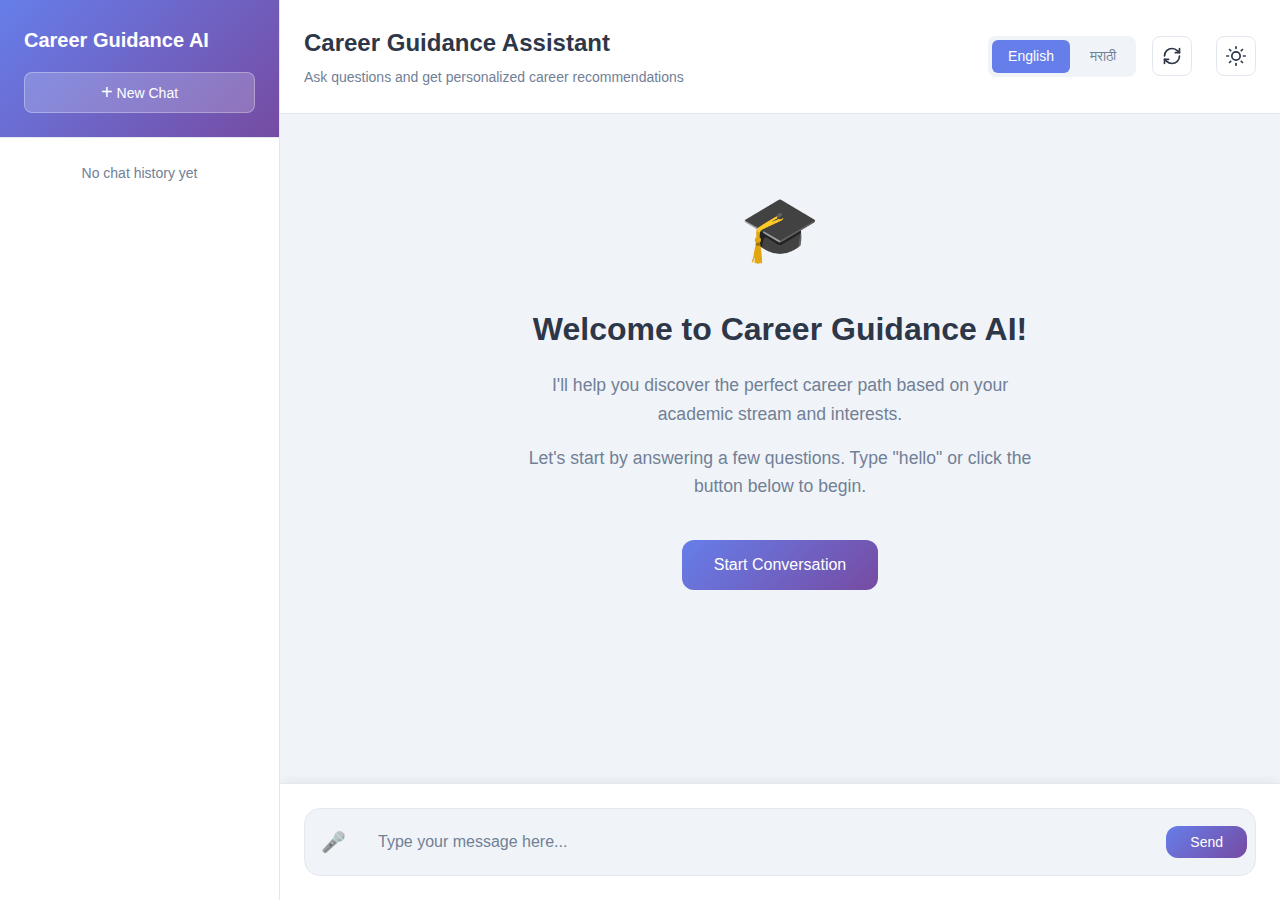
<file: index.html>
<!DOCTYPE html>
<html lang="en" id="htmlRoot">
<head>
    <meta charset="UTF-8">
    <meta name="viewport" content="width=device-width, initial-scale=1.0">
    <title>Career Guidance AI - Chat</title>
    <link rel="stylesheet" href="style.css">
</head>
<body>
    <!-- Left Sidebar - Chat History -->
    <aside class="sidebar" id="sidebar">
        <div class="sidebar-header">
            <h2>Career Guidance AI</h2>
            <button class="btn-new-chat" id="newChatBtn">
                <span>+</span> New Chat
            </button>
        </div>
        <div class="chat-history" id="chatHistory">
            <!-- Chat history items will be dynamically added here -->
        </div>
    </aside>

    <!-- Main Chat Area -->
    <main class="main-content">
        <!-- Chat Header -->
        <header class="chat-header">
            <div class="header-info">
                <h1>Career Guidance Assistant</h1>
                <p class="subtitle">Ask questions and get personalized career recommendations</p>
            </div>
            <div class="header-controls">
                <div class="language-switch">
                    <button class="lang-btn active" data-lang="en" id="langEn" aria-label="English">English</button>
                    <button class="lang-btn" data-lang="mr" id="langMr" aria-label="Marathi">मराठी</button>
                </div>
                <button class="btn-restart" id="restartBtn" type="button" aria-label="Restart conversation" title="Restart Conversation">
                    <svg width="20" height="20" viewBox="0 0 24 24" fill="none" stroke="currentColor" stroke-width="2" stroke-linecap="round" stroke-linejoin="round">
                        <path d="M3 12a9 9 0 0 1 9-9 9.75 9.75 0 0 1 6.74 2.74L21 8"></path>
                        <path d="M21 3v5h-5"></path>
                        <path d="M21 12a9 9 0 0 1-9 9 9.75 9.75 0 0 1-6.74-2.74L3 16"></path>
                        <path d="M3 21v-5h5"></path>
                    </svg>
                </button>
                <button class="btn-theme-toggle" id="themeToggle" type="button" aria-label="Toggle dark mode" title="Toggle Dark Mode">
                    <svg width="20" height="20" viewBox="0 0 24 24" fill="none" stroke="currentColor" stroke-width="2" stroke-linecap="round" stroke-linejoin="round" id="themeIcon">
                        <circle cx="12" cy="12" r="5"></circle>
                        <line x1="12" y1="1" x2="12" y2="3"></line>
                        <line x1="12" y1="21" x2="12" y2="23"></line>
                        <line x1="4.22" y1="4.22" x2="5.64" y2="5.64"></line>
                        <line x1="18.36" y1="18.36" x2="19.78" y2="19.78"></line>
                        <line x1="1" y1="12" x2="3" y2="12"></line>
                        <line x1="21" y1="12" x2="23" y2="12"></line>
                        <line x1="4.22" y1="19.78" x2="5.64" y2="18.36"></line>
                        <line x1="18.36" y1="5.64" x2="19.78" y2="4.22"></line>
                    </svg>
                </button>
            </div>
        </header>

        <!-- Chat Messages Container -->
        <div class="chat-container" id="chatContainer">
            <div class="welcome-message" id="welcomeMessage">
                <div class="welcome-icon">🎓</div>
                <h2>Welcome to Career Guidance AI!</h2>
                <p>I'll help you discover the perfect career path based on your academic stream and interests.</p>
                <p>Let's start by answering a few questions. Type "hello" or click the button below to begin.</p>
                <button class="btn-start" id="startBtn">Start Conversation</button>
            </div>
            <!-- Chat messages will be dynamically added here -->
        </div>

        <!-- Loading Indicator -->
        <div class="loading-indicator" id="loadingIndicator" style="display: none;" role="status" aria-live="polite" aria-atomic="true">
            <div class="loading-dots">
                <span></span>
                <span></span>
                <span></span>
            </div>
            <p>Bot is thinking...</p>
        </div>

        <!-- Input Area -->
        <div class="input-area">
            <div class="input-container">
                <button class="btn-mic" id="micBtn" type="button" aria-label="Voice input" title="Voice Input (if supported)">
                    🎤
                </button>
                <label for="messageInput" class="sr-only">Message input</label>
                <input 
                    type="text" 
                    id="messageInput" 
                    placeholder="Type your message here..." 
                    autocomplete="off"
                    aria-label="Type your message"
                >
                <button class="btn-send" id="sendBtn" title="Send Message">
                    <span>Send</span>
                </button>
            </div>
            <div class="question-counter" id="questionCounter" style="display: none;">
                <span id="currentQuestion">0</span> <span id="questionLabel">question</span>
            </div>
        </div>
    </main>

    <script src="script.js"></script>
</body>
</html>
</file>
<file: style.css>
/* ============================================
   Career Guidance AI - Modern Chatbot UI
   ============================================ */

/* Reset and Base Styles */
* {
    margin: 0;
    padding: 0;
    box-sizing: border-box;
}

:root {
    /* Color Palette */
    --primary-color: #667eea;
    --primary-dark: #764ba2;
    --secondary-color: #f0f4f8;
    --text-primary: #2d3748;
    --text-secondary: #718096;
    --bot-bg: #f7fafc;
    --user-bg: #667eea;
    --user-text: #ffffff;
    --border-color: #e2e8f0;
    --sidebar-bg: #ffffff;
    --sidebar-hover: #f7fafc;
    --success-color: #48bb78;
    --error-color: #f56565;
    --warning-color: #ed8936;
    
    /* Spacing */
    --spacing-xs: 0.25rem;
    --spacing-sm: 0.5rem;
    --spacing-md: 1rem;
    --spacing-lg: 1.5rem;
    --spacing-xl: 2rem;
    
    /* Border Radius */
    --radius-sm: 0.375rem;
    --radius-md: 0.5rem;
    --radius-lg: 0.75rem;
    --radius-xl: 1rem;
    
    /* Shadows */
    --shadow-sm: 0 1px 2px 0 rgba(0, 0, 0, 0.05);
    --shadow-md: 0 4px 6px -1px rgba(0, 0, 0, 0.1);
    --shadow-lg: 0 10px 15px -3px rgba(0, 0, 0, 0.1);
}

body {
    font-family: -apple-system, BlinkMacSystemFont, 'Segoe UI', 'Roboto', 'Oxygen',
        'Ubuntu', 'Cantarell', 'Fira Sans', 'Droid Sans', 'Helvetica Neue', sans-serif;
    -webkit-font-smoothing: antialiased;
    -moz-osx-font-smoothing: grayscale;
    background-color: var(--secondary-color);
    color: var(--text-primary);
    line-height: 1.6;
    height: 100vh;
    overflow: hidden;
    display: flex;
}

/* ============================================
   LEFT SIDEBAR - Chat History
   ============================================ */

.sidebar {
    width: 280px;
    background-color: var(--sidebar-bg);
    border-right: 1px solid var(--border-color);
    display: flex;
    flex-direction: column;
    height: 100vh;
    overflow: hidden;
}

.sidebar-header {
    padding: var(--spacing-lg);
    border-bottom: 1px solid var(--border-color);
    background: linear-gradient(135deg, var(--primary-color) 0%, var(--primary-dark) 100%);
    color: white;
}

.sidebar-header h2 {
    font-size: 1.25rem;
    font-weight: 600;
    margin-bottom: var(--spacing-md);
}

.btn-new-chat {
    width: 100%;
    padding: var(--spacing-sm) var(--spacing-md);
    background-color: rgba(255, 255, 255, 0.2);
    color: white;
    border: 1px solid rgba(255, 255, 255, 0.3);
    border-radius: var(--radius-md);
    cursor: pointer;
    font-size: 0.875rem;
    font-weight: 500;
    transition: all 0.2s;
    display: flex;
    align-items: center;
    justify-content: center;
    gap: var(--spacing-xs);
}

.btn-new-chat:hover {
    background-color: rgba(255, 255, 255, 0.3);
    transform: translateY(-1px);
}

.btn-new-chat:focus-visible {
    outline: 2px solid white;
    outline-offset: 2px;
    background-color: rgba(255, 255, 255, 0.3);
}

.btn-new-chat span {
    font-size: 1.25rem;
    font-weight: 300;
}

.chat-history {
    flex: 1;
    overflow-y: auto;
    padding: var(--spacing-sm);
}

.chat-history-item {
    padding: var(--spacing-md);
    margin-bottom: var(--spacing-xs);
    border-radius: var(--radius-md);
    cursor: pointer;
    transition: all 0.2s;
    border: 1px solid transparent;
    display: flex;
    align-items: center;
    gap: var(--spacing-sm);
    position: relative;
    overflow: visible;
}

.chat-history-item:hover {
    background-color: var(--sidebar-hover);
}

.chat-history-item:hover .chat-history-menu-btn {
    opacity: 1;
}

.chat-history-item.active {
    background-color: var(--primary-color);
    color: white;
    border-color: var(--primary-dark);
}

.chat-history-item-content {
    flex: 1;
    min-width: 0;
}

.chat-history-item-title {
    font-weight: 500;
    font-size: 0.875rem;
    margin-bottom: var(--spacing-xs);
    overflow: hidden;
    text-overflow: ellipsis;
    white-space: nowrap;
}

.chat-history-item-time {
    font-size: 0.75rem;
    opacity: 0.7;
}

.chat-history-item.active .chat-history-item-time {
    opacity: 0.9;
}

.chat-history-menu-btn {
    background: none;
    border: none;
    color: var(--text-secondary);
    font-size: 1.25rem;
    cursor: pointer;
    padding: var(--spacing-xs);
    border-radius: var(--radius-sm);
    opacity: 0;
    transition: all 0.2s;
    line-height: 1;
    width: 24px;
    height: 24px;
    display: flex;
    align-items: center;
    justify-content: center;
}

.chat-history-item:hover .chat-history-menu-btn {
    opacity: 1;
}

.chat-history-menu-btn:focus,
.chat-history-menu-btn:focus-visible {
    opacity: 1;
    outline: 2px solid var(--primary-color);
    outline-offset: 2px;
    background-color: rgba(102, 126, 234, 0.1);
}

.chat-history-item:focus-within .chat-history-menu-btn {
    opacity: 1;
}

.chat-history-item.active .chat-history-menu-btn {
    color: white;
    opacity: 0.8;
}

.chat-history-item.active .chat-history-menu-btn:focus,
.chat-history-item.active .chat-history-menu-btn:focus-visible {
    outline-color: white;
    background-color: rgba(255, 255, 255, 0.2);
}

.chat-history-menu-btn:hover {
    background-color: rgba(0, 0, 0, 0.1);
    opacity: 1 !important;
}

.chat-history-item.active .chat-history-menu-btn:hover {
    background-color: rgba(255, 255, 255, 0.2);
}

.chat-history-menu {
    position: absolute;
    top: calc(100% + 4px);
    right: 0;
    background-color: var(--sidebar-bg);
    border: 1px solid var(--border-color);
    border-radius: var(--radius-md);
    box-shadow: var(--shadow-lg);
    z-index: 1000;
    min-width: 120px;
    overflow: hidden;
}

.chat-history-menu-item {
    width: 100%;
    padding: var(--spacing-sm) var(--spacing-md);
    border: none;
    background: none;
    text-align: left;
    cursor: pointer;
    font-size: 0.875rem;
    color: var(--text-primary);
    transition: background-color 0.2s;
    display: flex;
    align-items: center;
    gap: var(--spacing-sm);
}

.chat-history-menu-item:hover {
    background-color: var(--sidebar-hover);
}

.chat-history-menu-item:active {
    background-color: var(--secondary-color);
}

/* ============================================
   MAIN CONTENT AREA
   ============================================ */

.main-content {
    flex: 1;
    display: flex;
    flex-direction: column;
    height: 100vh;
    overflow: hidden;
}

/* Chat Header */
.chat-header {
    background-color: var(--sidebar-bg);
    border-bottom: 1px solid var(--border-color);
    padding: var(--spacing-lg);
    display: flex;
    justify-content: space-between;
    align-items: center;
    box-shadow: var(--shadow-sm);
}

.header-info h1 {
    font-size: 1.5rem;
    font-weight: 600;
    margin-bottom: var(--spacing-xs);
    color: var(--text-primary);
}

.subtitle {
    font-size: 0.875rem;
    color: var(--text-secondary);
}

.header-controls {
    display: flex;
    align-items: center;
    gap: var(--spacing-md);
}

.language-switch {
    display: flex;
    gap: var(--spacing-xs);
    background-color: var(--secondary-color);
    padding: var(--spacing-xs);
    border-radius: var(--radius-md);
}

.lang-btn {
    padding: var(--spacing-sm) var(--spacing-md);
    border: none;
    background-color: transparent;
    color: var(--text-secondary);
    border-radius: var(--radius-sm);
    cursor: pointer;
    font-size: 0.875rem;
    transition: all 0.2s;
}

.lang-btn:hover {
    background-color: rgba(102, 126, 234, 0.1);
}

.lang-btn:focus-visible {
    outline: 2px solid var(--primary-color);
    outline-offset: 2px;
    background-color: rgba(102, 126, 234, 0.15);
}

.lang-btn.active:focus-visible {
    outline: 2px solid white;
    outline-offset: 2px;
}

.lang-btn.active {
    background-color: var(--primary-color);
    color: white;
}

.btn-restart {
    padding: var(--spacing-sm);
    border: 1px solid var(--border-color);
    background-color: var(--sidebar-bg);
    border-radius: var(--radius-md);
    cursor: pointer;
    transition: all 0.2s;
    display: flex;
    align-items: center;
    justify-content: center;
    width: 40px;
    height: 40px;
}

.btn-restart svg {
    width: 20px;
    height: 20px;
    color: var(--text-primary);
}

.btn-restart:hover {
    background-color: var(--secondary-color);
    transform: rotate(90deg);
}

.btn-restart:focus-visible {
    outline: 2px solid var(--primary-color);
    outline-offset: 2px;
    background-color: var(--secondary-color);
}

.btn-theme-toggle {
    padding: var(--spacing-sm);
    border: 1px solid var(--border-color);
    background-color: var(--sidebar-bg);
    border-radius: var(--radius-md);
    cursor: pointer;
    transition: all 0.2s;
    display: flex;
    align-items: center;
    justify-content: center;
    width: 40px;
    height: 40px;
    margin-left: var(--spacing-sm);
}

.btn-theme-toggle svg {
    width: 20px;
    height: 20px;
    color: var(--text-primary);
}

.btn-theme-toggle:hover {
    background-color: var(--secondary-color);
}

.btn-theme-toggle:focus-visible {
    outline: 2px solid var(--primary-color);
    outline-offset: 2px;
    background-color: var(--secondary-color);
}

/* Chat Container */
.chat-container {
    flex: 1;
    overflow-y: auto;
    padding: var(--spacing-xl);
    background-color: var(--secondary-color);
}

/* Welcome Message */
.welcome-message {
    text-align: center;
    max-width: 600px;
    margin: 0 auto;
    padding: var(--spacing-xl);
}

.welcome-icon {
    font-size: 4rem;
    margin-bottom: var(--spacing-lg);
}

.welcome-message h2 {
    font-size: 2rem;
    margin-bottom: var(--spacing-md);
    color: var(--text-primary);
}

.welcome-message p {
    color: var(--text-secondary);
    margin-bottom: var(--spacing-md);
    font-size: 1.1rem;
}

.btn-start {
    padding: var(--spacing-md) var(--spacing-xl);
    background: linear-gradient(135deg, var(--primary-color) 0%, var(--primary-dark) 100%);
    color: white;
    border: none;
    border-radius: var(--radius-lg);
    font-size: 1rem;
    font-weight: 500;
    cursor: pointer;
    transition: all 0.2s;
    margin-top: var(--spacing-lg);
}

.btn-start:hover {
    transform: translateY(-2px);
    box-shadow: var(--shadow-lg);
}

.btn-start:focus-visible {
    outline: 2px solid var(--primary-color);
    outline-offset: 3px;
    box-shadow: var(--shadow-lg);
}

/* Chat Messages */
.message {
    display: flex;
    margin-bottom: var(--spacing-lg);
    animation: fadeIn 0.3s ease-in;
}

@keyframes fadeIn {
    from {
        opacity: 0;
        transform: translateY(10px);
    }
    to {
        opacity: 1;
        transform: translateY(0);
    }
}

.message.user {
    justify-content: flex-end;
}

.message.assistant {
    justify-content: flex-start;
}

.message-content {
    max-width: 70%;
    padding: var(--spacing-md) var(--spacing-lg);
    border-radius: var(--radius-lg);
    word-wrap: break-word;
    line-height: 1.6;
}

.message.assistant .message-content {
    background-color: var(--bot-bg);
    color: var(--text-primary);
    border: 1px solid var(--border-color);
    border-bottom-left-radius: var(--radius-sm);
}

.message.user .message-content {
    background: linear-gradient(135deg, var(--primary-color) 0%, var(--primary-dark) 100%);
    color: var(--user-text);
    border-bottom-right-radius: var(--radius-sm);
}

.message-content p {
    margin-bottom: var(--spacing-sm);
}

.message-content p:last-child {
    margin-bottom: 0;
}

.message-content strong {
    font-weight: 600;
}

.message-content ul,
.message-content ol {
    margin-left: var(--spacing-lg);
    margin-bottom: var(--spacing-sm);
}

.message-content li {
    margin-bottom: var(--spacing-xs);
}

/* Loading Indicator */
.loading-indicator {
    padding: var(--spacing-md);
    text-align: center;
    color: var(--text-secondary);
}

.loading-dots {
    display: flex;
    justify-content: center;
    gap: var(--spacing-xs);
    margin-bottom: var(--spacing-sm);
}

.loading-dots span {
    width: 8px;
    height: 8px;
    background-color: var(--primary-color);
    border-radius: 50%;
    animation: bounce 1.4s infinite ease-in-out both;
}

.loading-dots span:nth-child(1) {
    animation-delay: -0.32s;
}

.loading-dots span:nth-child(2) {
    animation-delay: -0.16s;
}

@keyframes bounce {
    0%, 80%, 100% {
        transform: scale(0);
    }
    40% {
        transform: scale(1);
    }
}

/* Input Area */
.input-area {
    background-color: var(--sidebar-bg);
    border-top: 1px solid var(--border-color);
    padding: var(--spacing-lg);
    box-shadow: 0 -2px 10px rgba(0, 0, 0, 0.05);
}

.input-container {
    display: flex;
    align-items: center;
    gap: var(--spacing-sm);
    background-color: var(--secondary-color);
    border: 1px solid var(--border-color);
    border-radius: var(--radius-xl);
    padding: var(--spacing-sm);
}

.input-container:focus-within {
    border-color: var(--primary-color);
    box-shadow: 0 0 0 3px rgba(102, 126, 234, 0.1);
}

#messageInput {
    flex: 1;
    border: none;
    background: transparent;
    padding: var(--spacing-md);
    font-size: 1rem;
    color: var(--text-primary);
    outline: none;
}

#messageInput::placeholder {
    color: var(--text-secondary);
}

.btn-mic {
    padding: var(--spacing-sm);
    border: none;
    background: transparent;
    cursor: pointer;
    font-size: 1.25rem;
    border-radius: var(--radius-md);
    transition: all 0.2s;
    opacity: 0.6;
}

.btn-mic:hover {
    opacity: 1;
    background-color: rgba(102, 126, 234, 0.1);
}

.btn-mic:focus-visible {
    outline: 2px solid var(--primary-color);
    outline-offset: 2px;
    opacity: 1;
    background-color: rgba(102, 126, 234, 0.15);
}

.btn-mic.recording {
    opacity: 1;
    color: var(--error-color);
    animation: pulse 1.5s infinite;
}

@keyframes pulse {
    0%, 100% {
        opacity: 1;
    }
    50% {
        opacity: 0.5;
    }
}

.btn-send {
    padding: var(--spacing-sm) var(--spacing-lg);
    background: linear-gradient(135deg, var(--primary-color) 0%, var(--primary-dark) 100%);
    color: white;
    border: none;
    border-radius: var(--radius-lg);
    font-size: 0.875rem;
    font-weight: 500;
    cursor: pointer;
    transition: all 0.2s;
}

.btn-send:hover:not(:disabled) {
    transform: translateY(-1px);
    box-shadow: var(--shadow-md);
}

.btn-send:focus-visible:not(:disabled) {
    outline: 2px solid white;
    outline-offset: 3px;
    box-shadow: var(--shadow-md);
}

.btn-send:disabled {
    opacity: 0.5;
    cursor: not-allowed;
}

.question-counter {
    text-align: center;
    margin-top: var(--spacing-sm);
    padding: var(--spacing-sm) var(--spacing-md);
    font-size: 0.875rem;
    color: var(--text-secondary);
    background: var(--secondary-color);
    border-radius: var(--radius-md);
    font-weight: 500;
}

.question-counter span {
    font-weight: 700;
    color: var(--primary-color);
    font-size: 0.95rem;
}

/* Scrollbar Styling */
::-webkit-scrollbar {
    width: 8px;
    height: 8px;
}

::-webkit-scrollbar-track {
    background: var(--secondary-color);
}

::-webkit-scrollbar-thumb {
    background: var(--border-color);
    border-radius: 4px;
}

::-webkit-scrollbar-thumb:hover {
    background: var(--text-secondary);
}

/* Responsive Design */
@media (max-width: 768px) {
    .sidebar {
        width: 240px;
    }
    
    .chat-header {
        flex-direction: column;
        align-items: flex-start;
        gap: var(--spacing-md);
    }
    
    .header-controls {
        width: 100%;
        justify-content: space-between;
    }
    
    .message-content {
        max-width: 85%;
    }
}

/* Utility Classes */
.hidden {
    display: none !important;
}

.sr-only {
    position: absolute;
    width: 1px;
    height: 1px;
    padding: 0;
    margin: -1px;
    overflow: hidden;
    clip: rect(0, 0, 0, 0);
    white-space: nowrap;
    border-width: 0;
}

.text-center {
    text-align: center;
}

.mt-sm {
    margin-top: var(--spacing-sm);
}

.mt-md {
    margin-top: var(--spacing-md);
}

/* ============================================
   Dark Mode
   ============================================ */

.dark-mode {
    --primary-color: #818cf8;
    --primary-dark: #6366f1;
    --secondary-color: #1e293b;
    --text-primary: #f1f5f9;
    --text-secondary: #94a3b8;
    --bot-bg: #1e293b;
    --user-bg: #6366f1;
    --user-text: #ffffff;
    --border-color: #334155;
    --sidebar-bg: #0f172a;
    --sidebar-hover: #1e293b;
    --success-color: #34d399;
    --error-color: #f87171;
    --warning-color: #fbbf24;
}

.dark-mode .sidebar {
    background-color: var(--sidebar-bg);
    border-right-color: var(--border-color);
}

.dark-mode .sidebar-header {
    background: linear-gradient(135deg, var(--primary-color) 0%, var(--primary-dark) 100%);
}

.dark-mode .chat-header {
    background-color: var(--sidebar-bg);
    border-bottom-color: var(--border-color);
}

.dark-mode .chat-container {
    background-color: var(--secondary-color);
}

.dark-mode .message.assistant .message-content {
    background-color: var(--bot-bg);
    color: var(--text-primary);
    border-color: var(--border-color);
}

.dark-mode .input-area {
    background-color: var(--sidebar-bg);
    border-top-color: var(--border-color);
}

.dark-mode .input-container {
    background-color: var(--secondary-color);
    border-color: var(--border-color);
}

.dark-mode .input-container:focus-within {
    border-color: var(--primary-color);
}

.dark-mode .chat-history-item {
    border-color: transparent;
}

.dark-mode .chat-history-item:hover {
    background-color: var(--sidebar-hover);
}

.dark-mode .chat-history-item.active {
    background-color: var(--primary-color);
}

.dark-mode .chat-history-menu {
    background-color: var(--sidebar-bg);
    border-color: var(--border-color);
}

.dark-mode .chat-history-menu-item {
    color: var(--text-primary);
}

.dark-mode .chat-history-menu-item:hover {
    background-color: var(--sidebar-hover);
}

.dark-mode .btn-restart svg,
.dark-mode .btn-theme-toggle svg {
    color: var(--text-primary);
}

.dark-mode .question-counter {
    background-color: var(--secondary-color);
    color: var(--text-secondary);
}
</file>
